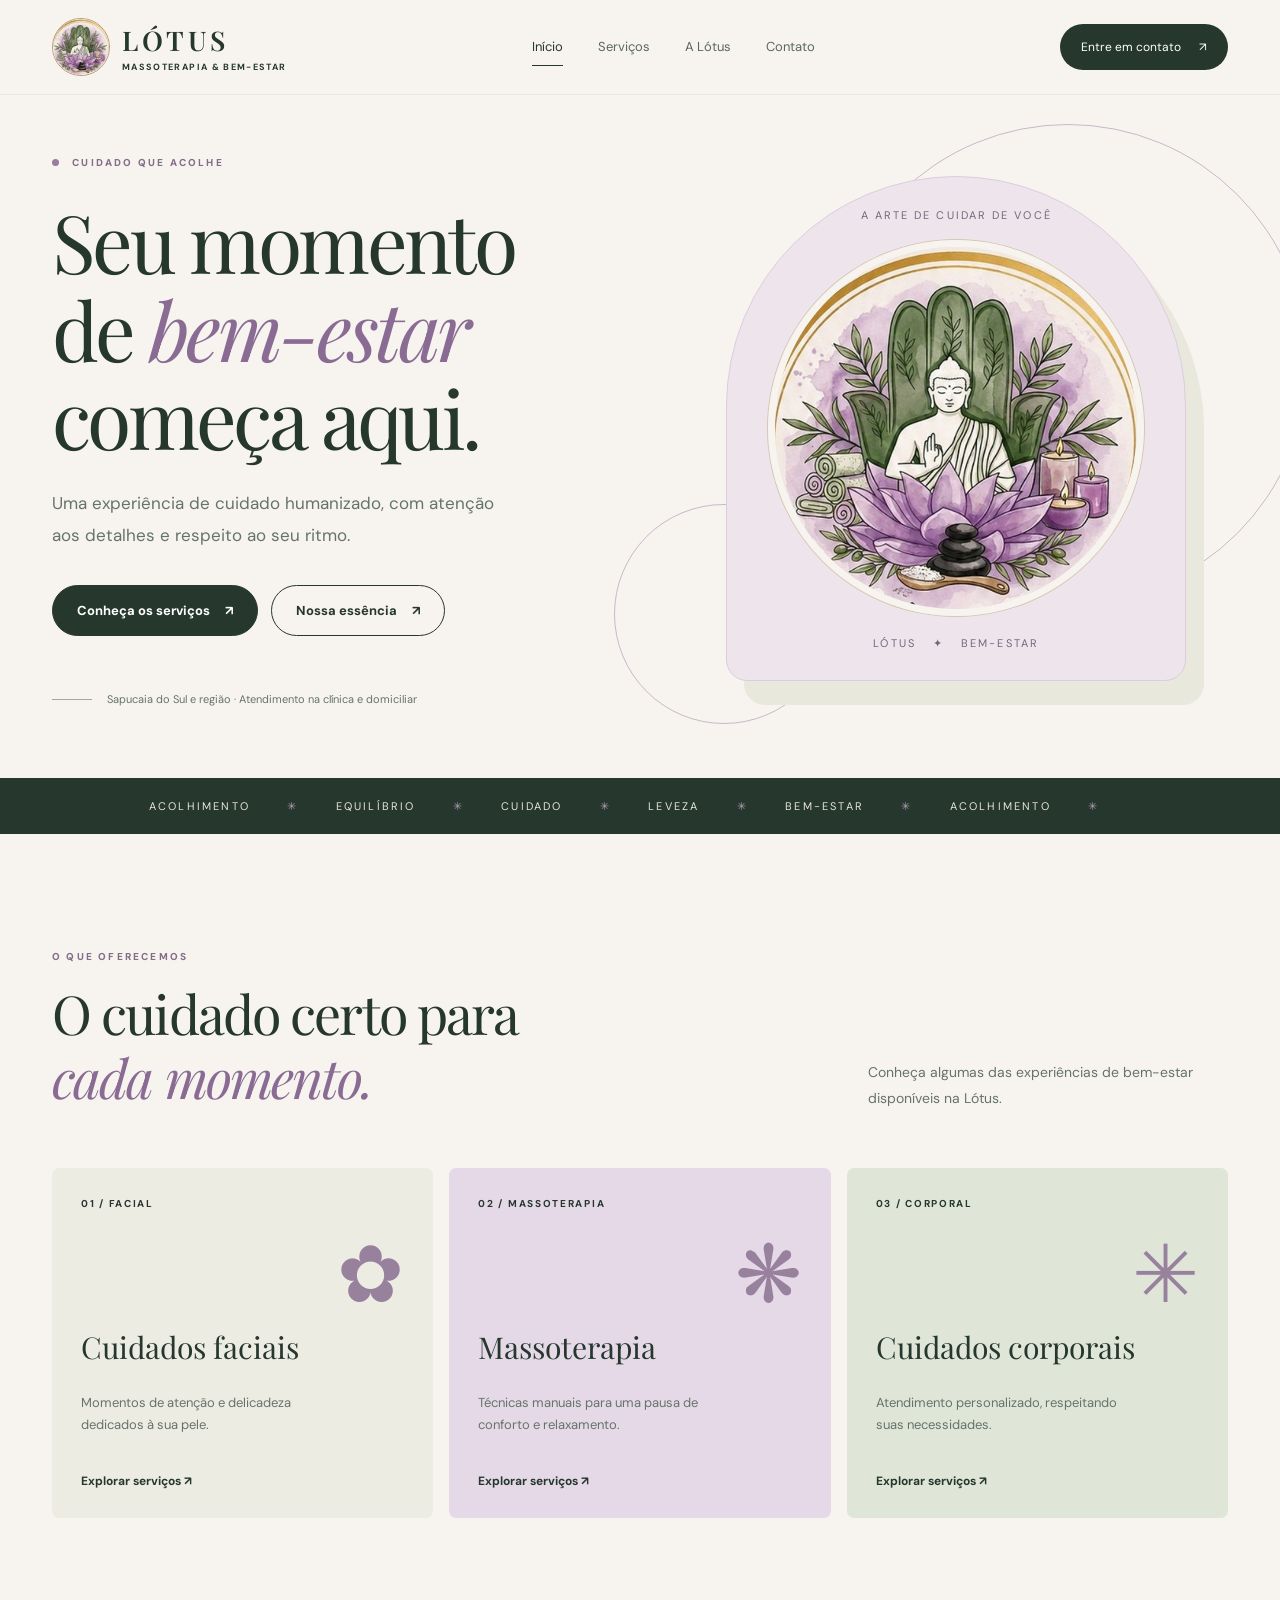
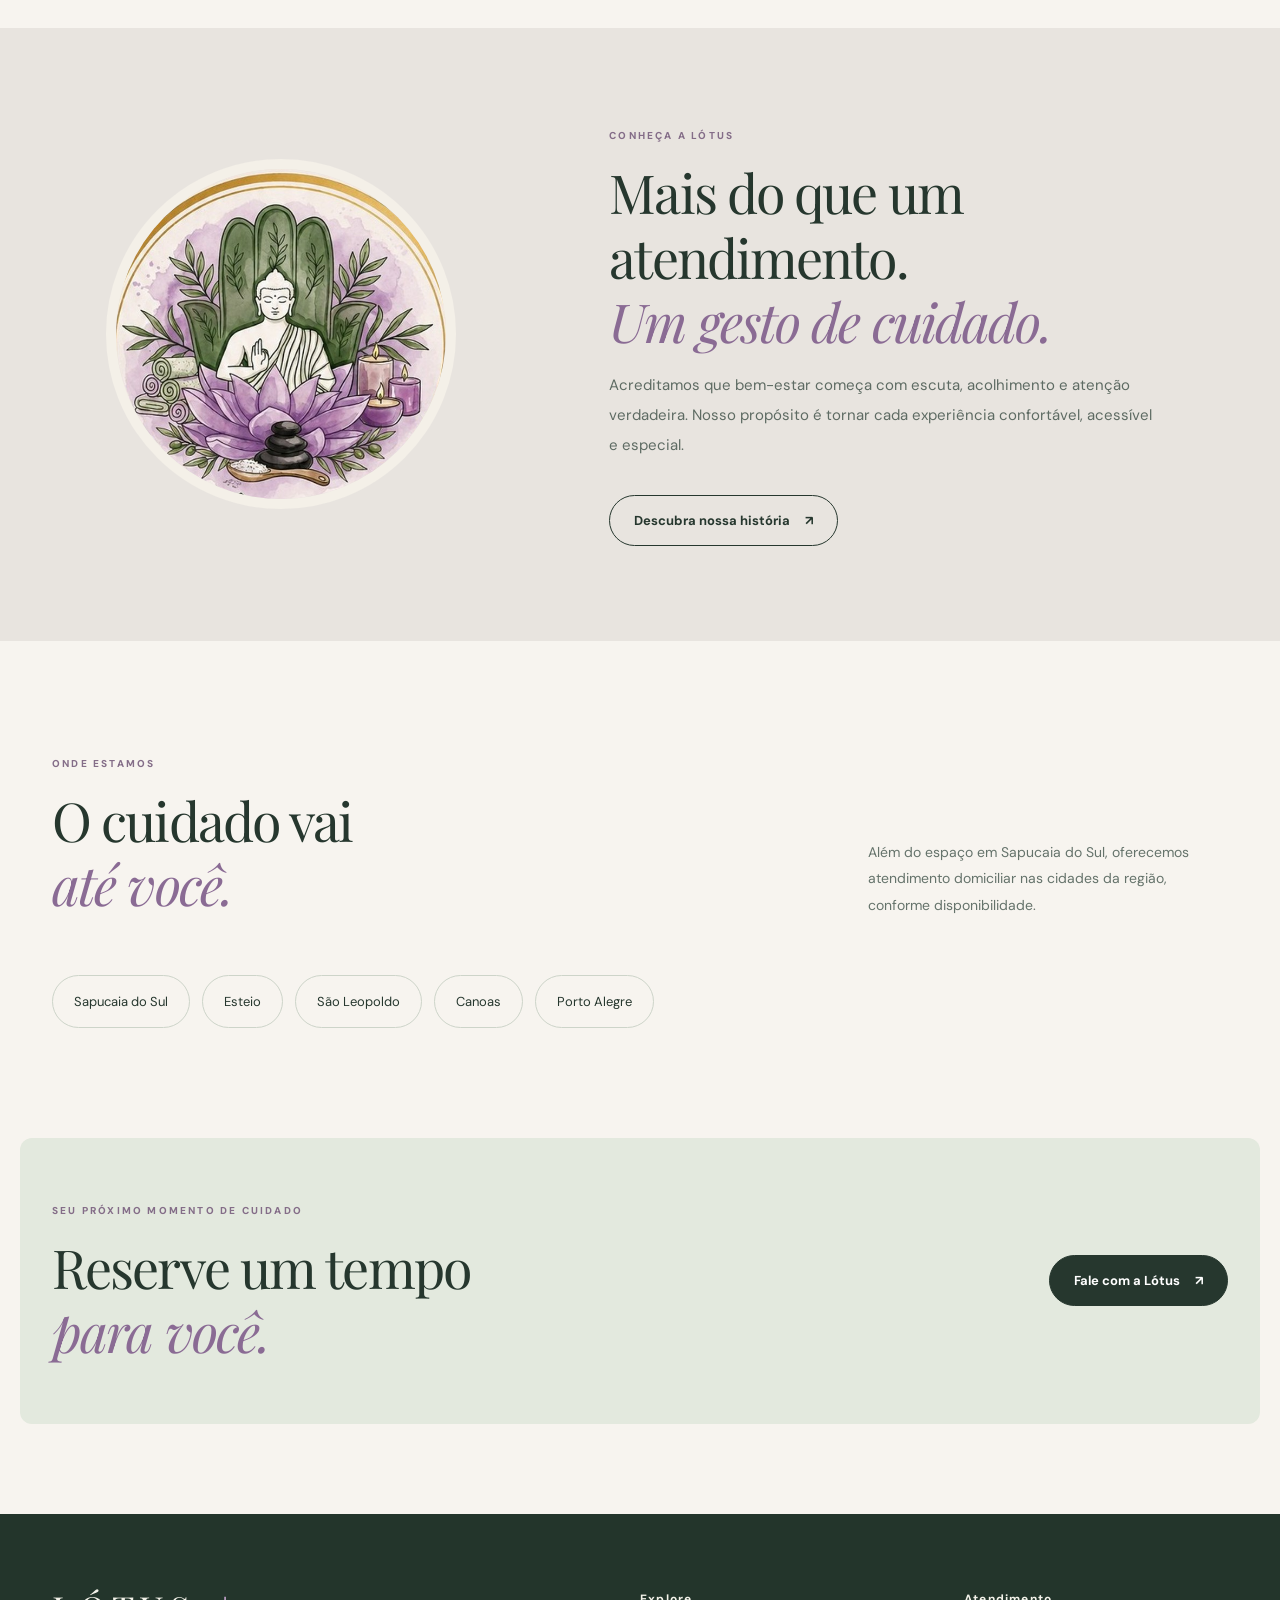
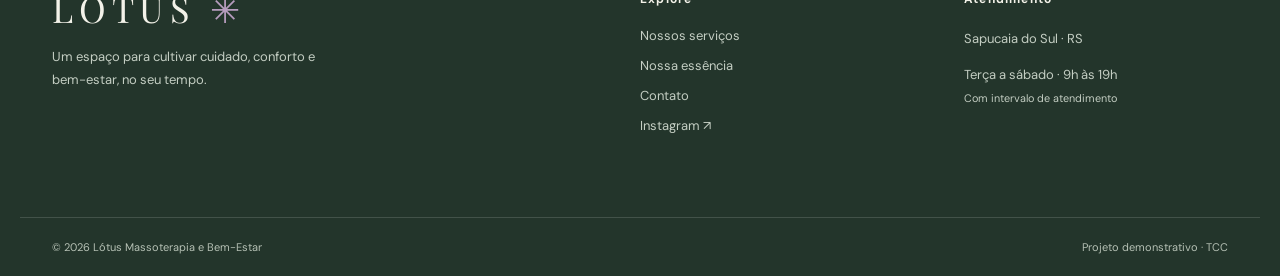
<file: index.html>
<!doctype html><html lang="pt-BR"><head><meta charset="utf-8"><meta name="viewport" content="width=device-width, initial-scale=1"><meta name="theme-color" content="#f7f4f0"><meta name="description" content="Lótus Massoterapia e Bem-Estar. Cuidados faciais, corporais e massoterapia em Sapucaia do Sul e região."><title>Início | Lótus Massoterapia e Bem-Estar</title><link rel="stylesheet" href="assets/style.css"></head><body data-page="index"><header class="header"><div class="shell head"><a class="brand" href="index.html" aria-label="Lótus, página inicial"><span class="brand-icon"><img src="assets/logo.jpg" alt="Símbolo da Lótus"></span><span class="brand-text"><strong>LÓTUS</strong><small>MASSOTERAPIA & BEM-ESTAR</small></span></a><nav class="nav" id="site-navigation" aria-label="Navegação principal"><a href="index.html" data-page="index">Início</a><a href="servicos.html" data-page="servicos">Serviços</a><a href="sobre.html" data-page="sobre">A Lótus</a><a href="contato.html" data-page="contato">Contato</a></nav><a class="head-cta" href="contato.html">Entre em contato <span>↗</span></a><button class="menu-toggle" type="button" aria-controls="site-navigation" aria-label="Abrir menu" aria-expanded="false">☰</button></div></header><main><section class="hero"><div class="shell hero-grid"><div class="hero-copy"><span class="eyebrow"><span class="tiny-dot"></span> CUIDADO QUE ACOLHE</span><h1>Seu momento<br>de <em>bem-estar</em><br>começa aqui.</h1><p>Uma experiência de cuidado humanizado, com atenção aos detalhes e respeito ao seu ritmo.</p><div class="actions"><a class="btn btn-main" href="servicos.html">Conheça os serviços <span>↗</span></a><a class="btn btn-outline" href="sobre.html">Nossa essência <span>↗</span></a></div><div class="hero-note"><span class="note-line"></span> Sapucaia do Sul e região · Atendimento na clínica e domiciliar</div></div><div class="hero-art"><div class="hero-art-inner"><span class="art-label">A arte de cuidar de você</span><img src="assets/logo.jpg" alt="Ilustração original da marca Lótus com flor, folhas e elementos de bem-estar"><span class="art-bottom">LÓTUS <i>✦</i> BEM-ESTAR</span></div><span class="orbit orbit-a"></span><span class="orbit orbit-b"></span></div></div></section><section class="marquee" aria-label="Valores"><div>ACOLHIMENTO <span>✳</span> EQUILÍBRIO <span>✳</span> CUIDADO <span>✳</span> LEVEZA <span>✳</span> BEM-ESTAR <span>✳</span> ACOLHIMENTO <span>✳</span></div></section><section class="section shell"><div class="section-heading"><div><span class="eyebrow">O QUE OFERECEMOS</span><h2>O cuidado certo para<br><em>cada momento.</em></h2></div><p>Conheça algumas das experiências de bem-estar disponíveis na Lótus.</p></div><div class="feature-grid"><a href="servicos.html" class="feature-card"><span class="feature-num">01 / FACIAL</span><div class="feature-symbol">✿</div><h3>Cuidados faciais</h3><p>Momentos de atenção e delicadeza dedicados à sua pele.</p><span class="feature-link">Explorar serviços ↗</span></a><a href="servicos.html" class="feature-card featured"><span class="feature-num">02 / MASSOTERAPIA</span><div class="feature-symbol">❋</div><h3>Massoterapia</h3><p>Técnicas manuais para uma pausa de conforto e relaxamento.</p><span class="feature-link">Explorar serviços ↗</span></a><a href="servicos.html" class="feature-card"><span class="feature-num">03 / CORPORAL</span><div class="feature-symbol">✳</div><h3>Cuidados corporais</h3><p>Atendimento personalizado, respeitando suas necessidades.</p><span class="feature-link">Explorar serviços ↗</span></a></div></section><section class="statement"><div class="shell statement-grid"><div class="statement-medallion"><img src="assets/logo.jpg" alt="Identidade visual Lótus"></div><div><span class="eyebrow">CONHEÇA A LÓTUS</span><h2>Mais do que um atendimento.<br><em>Um gesto de cuidado.</em></h2><p>Acreditamos que bem-estar começa com escuta, acolhimento e atenção verdadeira. Nosso propósito é tornar cada experiência confortável, acessível e especial.</p><a class="btn btn-outline" href="sobre.html">Descubra nossa história <span>↗</span></a></div></div></section><section class="section shell"><div class="section-heading"><div><span class="eyebrow">ONDE ESTAMOS</span><h2>O cuidado vai<br><em>até você.</em></h2></div><p>Além do espaço em Sapucaia do Sul, oferecemos atendimento domiciliar nas cidades da região, conforme disponibilidade.</p></div><div class="city-row"><span>Sapucaia do Sul</span><span>Esteio</span><span>São Leopoldo</span><span>Canoas</span><span>Porto Alegre</span></div></section><section class="cta-section shell"><div><span class="eyebrow">SEU PRÓXIMO MOMENTO DE CUIDADO</span><h2>Reserve um tempo<br><em>para você.</em></h2></div><a class="btn btn-main" href="contato.html">Fale com a Lótus <span>↗</span></a></section></main><footer class="footer"><div class="shell foot-grid"><div><div class="foot-logo">LÓTUS <span>✳</span></div><p>Um espaço para cultivar cuidado, conforto e bem-estar, no seu tempo.</p></div><div><strong>Explore</strong><a href="servicos.html">Nossos serviços</a><a href="sobre.html">Nossa essência</a><a href="contato.html">Contato</a><a class="footer-social" href="https://www.instagram.com/lotus_massoterapia__/" target="_blank" rel="noopener noreferrer" aria-label="Instagram oficial da Lótus, abrir em nova aba">Instagram ↗</a></div><div><strong>Atendimento</strong><p>Sapucaia do Sul · RS</p><p>Terça a sábado · 9h às 19h<br><small>Com intervalo de atendimento</small></p></div></div><div class="shell foot-bottom"><span>© 2026 Lótus Massoterapia e Bem-Estar</span><span>Projeto demonstrativo · TCC</span></div></footer><script src="assets/script.js"></script></body></html>
</file>
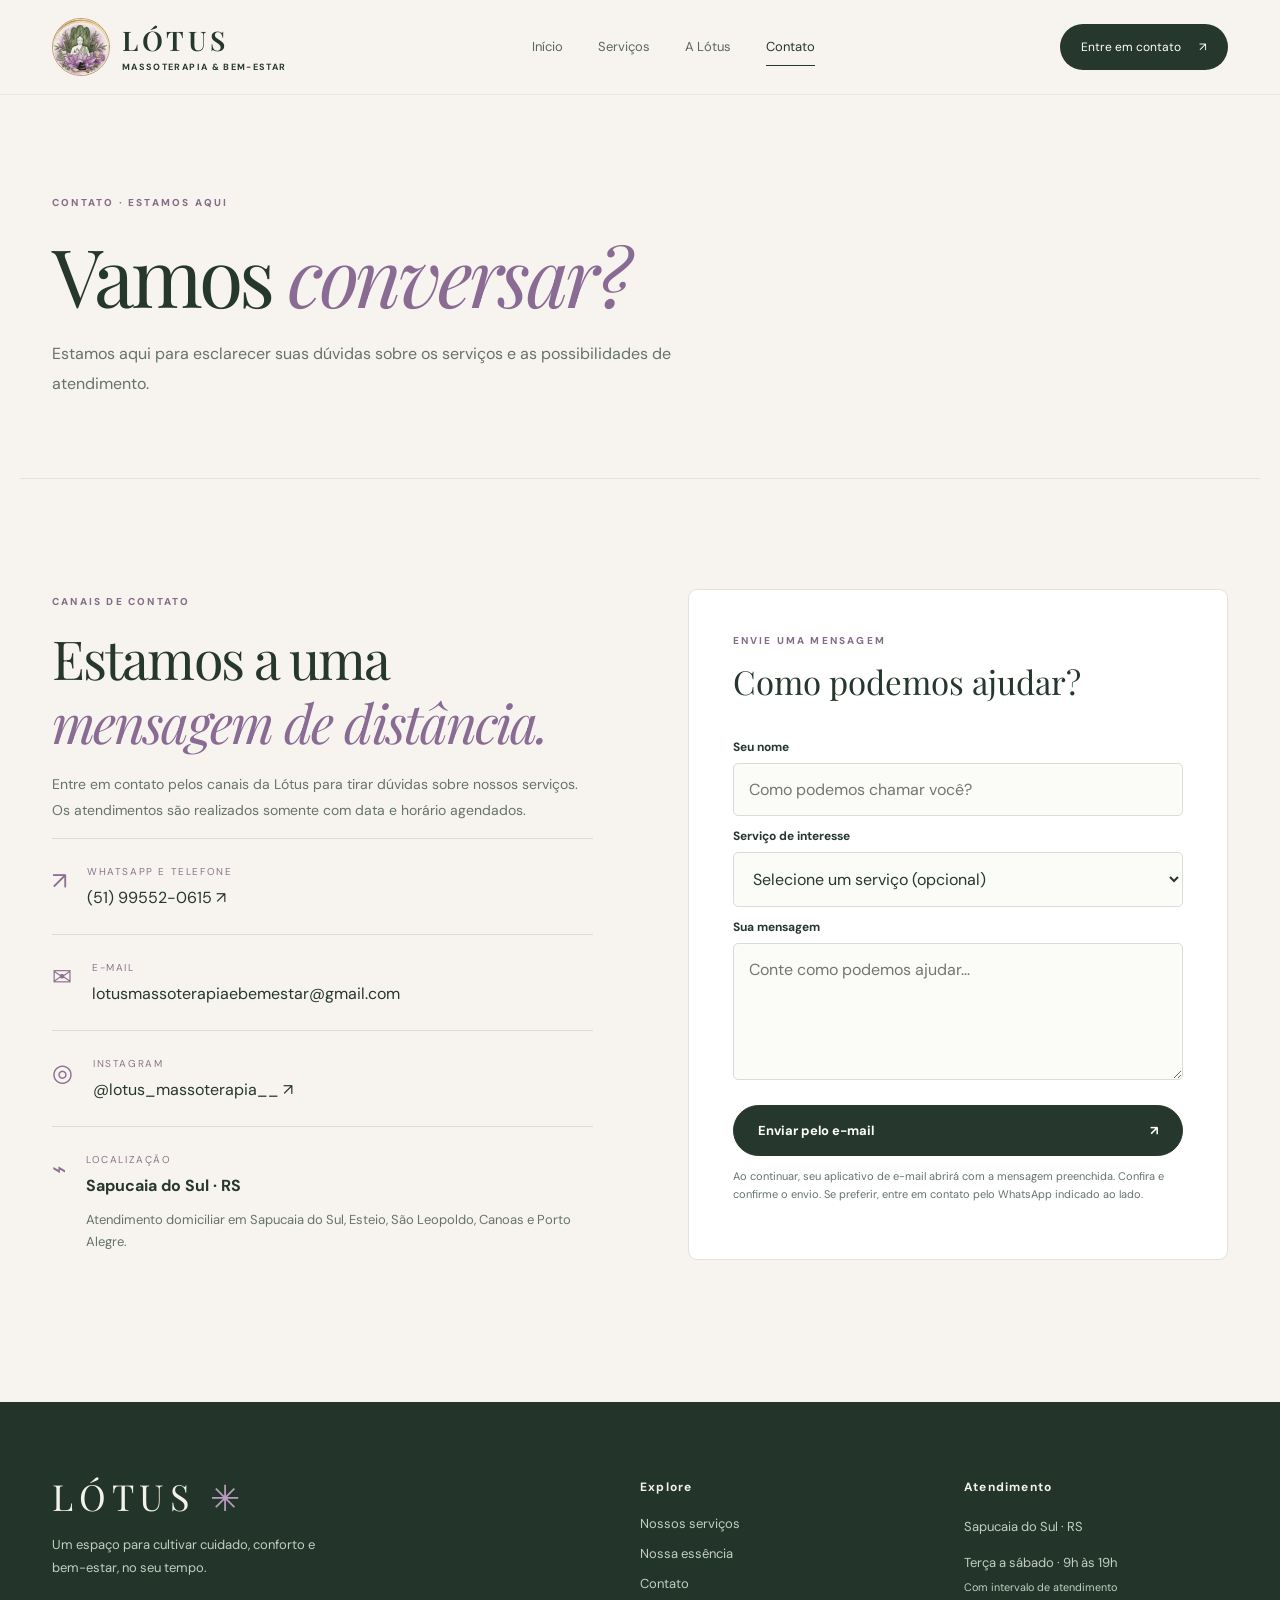
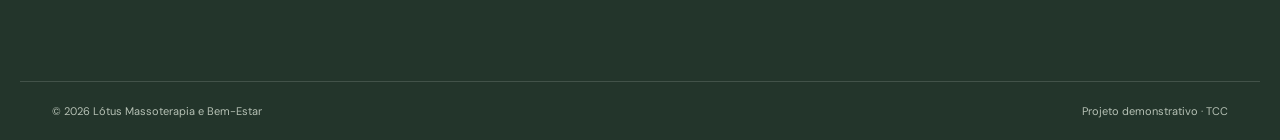
<file: contato.html>
<!doctype html>
<html lang="pt-BR">
<head>
  <meta charset="utf-8">
  <meta name="viewport" content="width=device-width, initial-scale=1">
  <meta name="theme-color" content="#f7f4f0">
  <meta name="description" content="Lótus Massoterapia e Bem-Estar. Cuidados faciais, corporais e massoterapia em Sapucaia do Sul e região.">
  <title>Contato | Lótus Massoterapia e Bem-Estar</title>
  <link rel="stylesheet" href="assets/style.css">
</head>
<body data-page="contato">
  <header class="header">
    <div class="shell head">
      <a class="brand" href="index.html" aria-label="Lótus, página inicial">
        <span class="brand-icon">
          <img src="assets/logo.jpg" alt="Símbolo da Lótus">
        </span>
        <span class="brand-text">
          <strong>LÓTUS</strong>
          <small>MASSOTERAPIA & BEM-ESTAR</small>
        </span>
      </a>
      <nav class="nav" id="site-navigation" aria-label="Navegação principal">
        <a href="index.html" data-page="index">Início</a>
        <a href="servicos.html" data-page="servicos">Serviços</a>
        <a href="sobre.html" data-page="sobre">A Lótus</a>
        <a href="contato.html" data-page="contato">Contato</a>
      </nav>
      <a class="head-cta" href="contato.html">Entre em contato <span>↗</span></a>
      <button class="menu-toggle" type="button" aria-controls="site-navigation" aria-label="Abrir menu" aria-expanded="false">☰</button>
    </div>
  </header>

  <main>
    <section class="page-intro shell">
      <span class="eyebrow">CONTATO · ESTAMOS AQUI</span>
      <h1>Vamos <em>conversar?</em></h1>
      <p>Estamos aqui para esclarecer suas dúvidas sobre os serviços e as possibilidades de atendimento.</p>
    </section>

    <section class="section shell contact-grid">
      <div class="contact-info">
        <span class="eyebrow">CANAIS DE CONTATO</span>
        <h2>Estamos a uma<br><em>mensagem de distância.</em></h2>
        <p>Entre em contato pelos canais da Lótus para tirar dúvidas sobre nossos serviços. Os atendimentos são realizados somente com data e horário agendados.</p>

        <div class="contact-line">
          <span>↗</span>
          <div>
            <small>WHATSAPP E TELEFONE</small>
            <a href="https://wa.me/5551995520615" target="_blank" rel="noopener noreferrer" aria-label="Conversar com a Lótus pelo WhatsApp: (51) 99552-0615">(51) 99552-0615 ↗</a>
          </div>
        </div>

        <div class="contact-line">
          <span>✉</span>
          <div>
            <small>E-MAIL</small>
            <a href="mailto:lotusmassoterapiaebemestar@gmail.com">lotusmassoterapiaebemestar@gmail.com</a>
          </div>
        </div>

       
<div class="contact-line">
  <span>◎</span>
  <div>
    <small>INSTAGRAM</small>
    <a href="https://www.instagram.com/lotus_massoterapia__/" target="_blank" rel="noopener noreferrer" aria-label="Visitar o Instagram da Lótus">
      @lotus_massoterapia__ ↗
    </a>
  </div>
</div>


        <div class="contact-line">
          <span>⌁</span>
          <div>
            <small>LOCALIZAÇÃO</small>
            <strong>Sapucaia do Sul · RS</strong>
            <p>Atendimento domiciliar em Sapucaia do Sul, Esteio, São Leopoldo, Canoas e Porto Alegre.</p>
          </div>
        </div>
      </div>

      <form class="contact-form" id="contactForm">
        <span class="eyebrow">ENVIE UMA MENSAGEM</span>
        <h3>Como podemos ajudar?</h3>

        <label for="nome">Seu nome</label>
        <input id="nome" name="nome" required placeholder="Como podemos chamar você?">

        <label for="servico">Serviço de interesse</label>
        <select id="servico" name="servico">
          <option value="">Selecione um serviço (opcional)</option>
          <option>Limpeza de pele</option>
          <option>Argiloterapia</option>
          <option>Massagem facial</option>
          <option>Drenagem linfática</option>
          <option>Massagem modeladora</option>
          <option>Massagem relaxante</option>
          <option>Quick massage</option>
          <option>Bambuterapia</option>
          <option>Ventosaterapia</option>
          <option>Cuidados estéticos complementares no pós-operatório</option>
          <option>Massagem terapêutica</option>
        </select>

        <label for="mensagem">Sua mensagem</label>
        <textarea id="mensagem" name="mensagem" required rows="5" placeholder="Conte como podemos ajudar..."></textarea>

        <button type="submit" class="btn btn-main">
          Enviar pelo e-mail <span>↗</span>
        </button>

        <p class="form-note">Ao continuar, seu aplicativo de e-mail abrirá com a mensagem preenchida. Confira e confirme o envio. Se preferir, entre em contato pelo WhatsApp indicado ao lado.</p>
      </form>
    </section>
  </main>

  <footer class="footer">
    <div class="shell foot-grid">
      <div>
        <div class="foot-logo">LÓTUS <span>✳</span></div>
        <p>Um espaço para cultivar cuidado, conforto e bem-estar, no seu tempo.</p>
      </div>

      <div>
        <strong>Explore</strong>
        <a href="servicos.html">Nossos serviços</a>
        <a href="sobre.html">Nossa essência</a>
        <a href="contato.html">Contato</a>
      </div>

      <div>
        <strong>Atendimento</strong>
        <p>Sapucaia do Sul · RS</p>
        <p>Terça a sábado · 9h às 19h<br><small>Com intervalo de atendimento</small></p>
      </div>
    </div>

    <div class="shell foot-bottom">
      <span>© 2026 Lótus Massoterapia e Bem-Estar</span>
      <span>Projeto demonstrativo · TCC</span>
    </div>
  </footer>

  <script src="assets/script.js"></script>
</body>
</html>
</file>
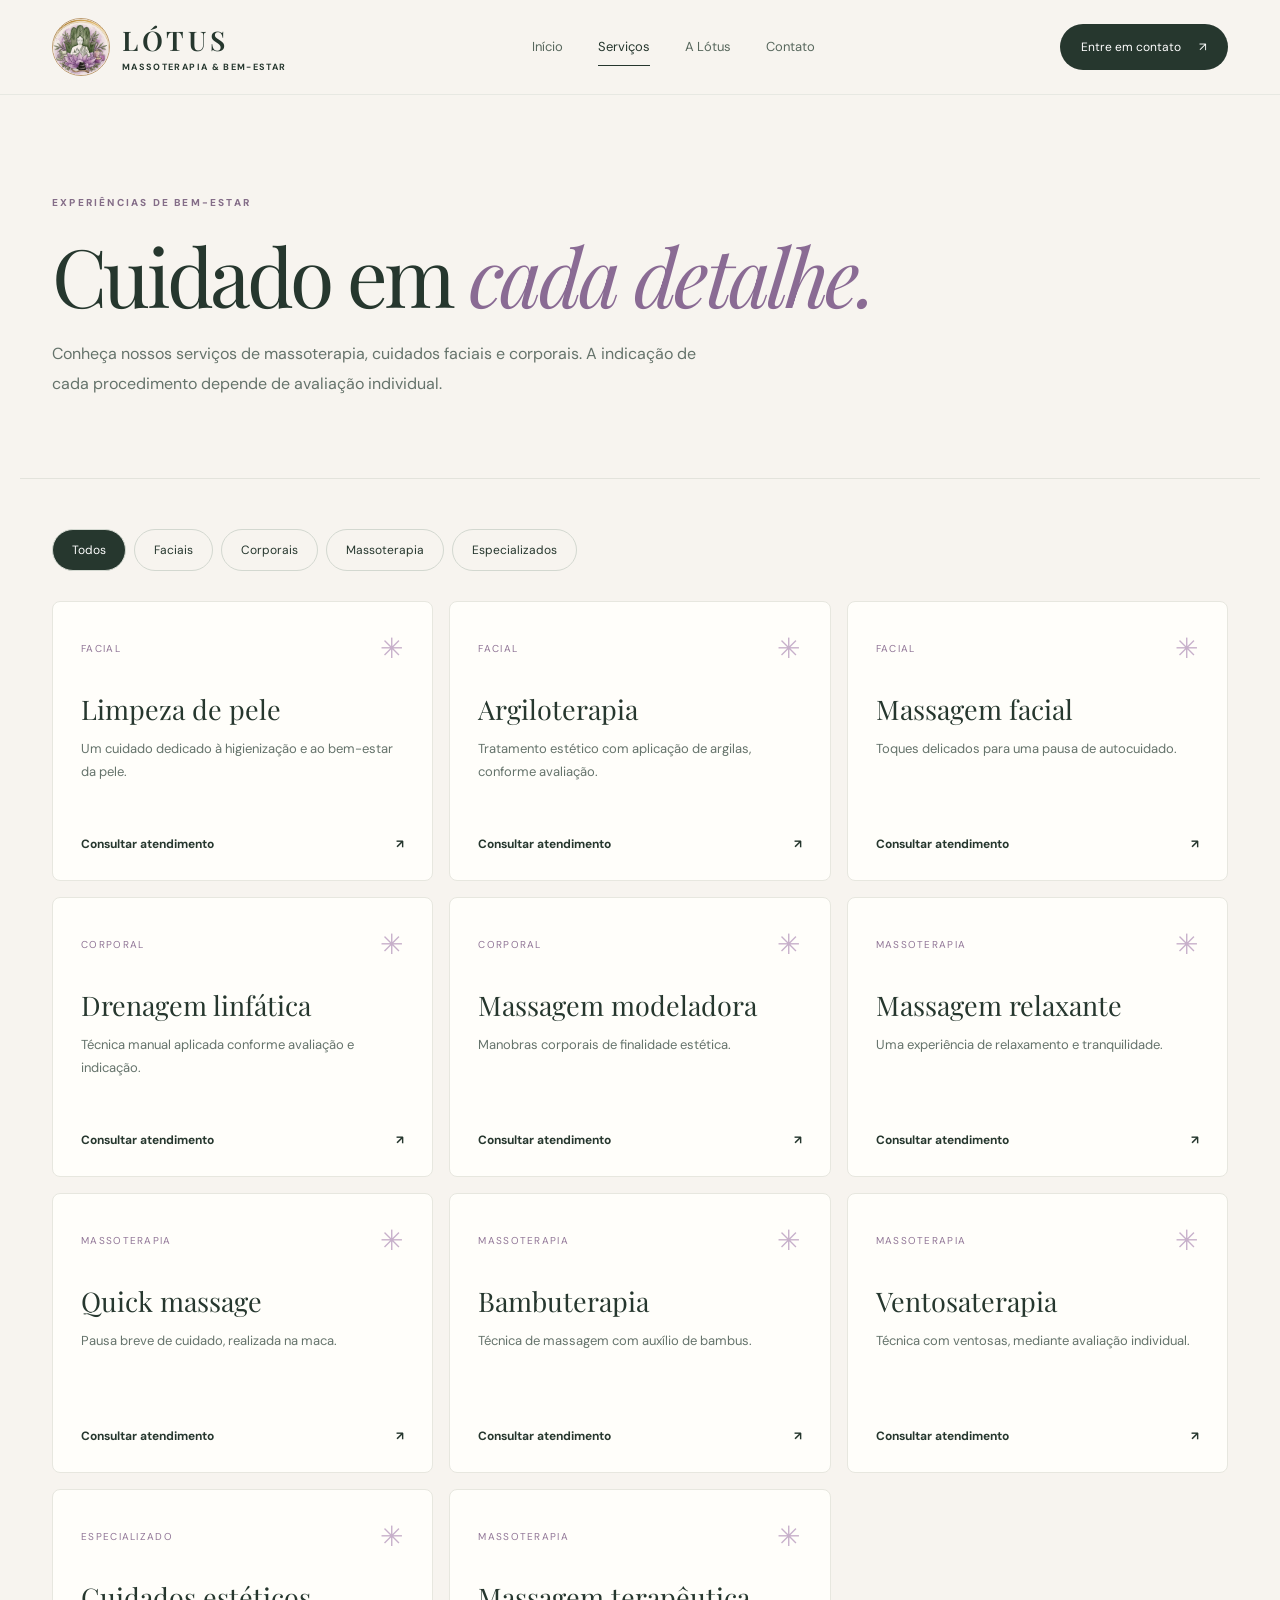
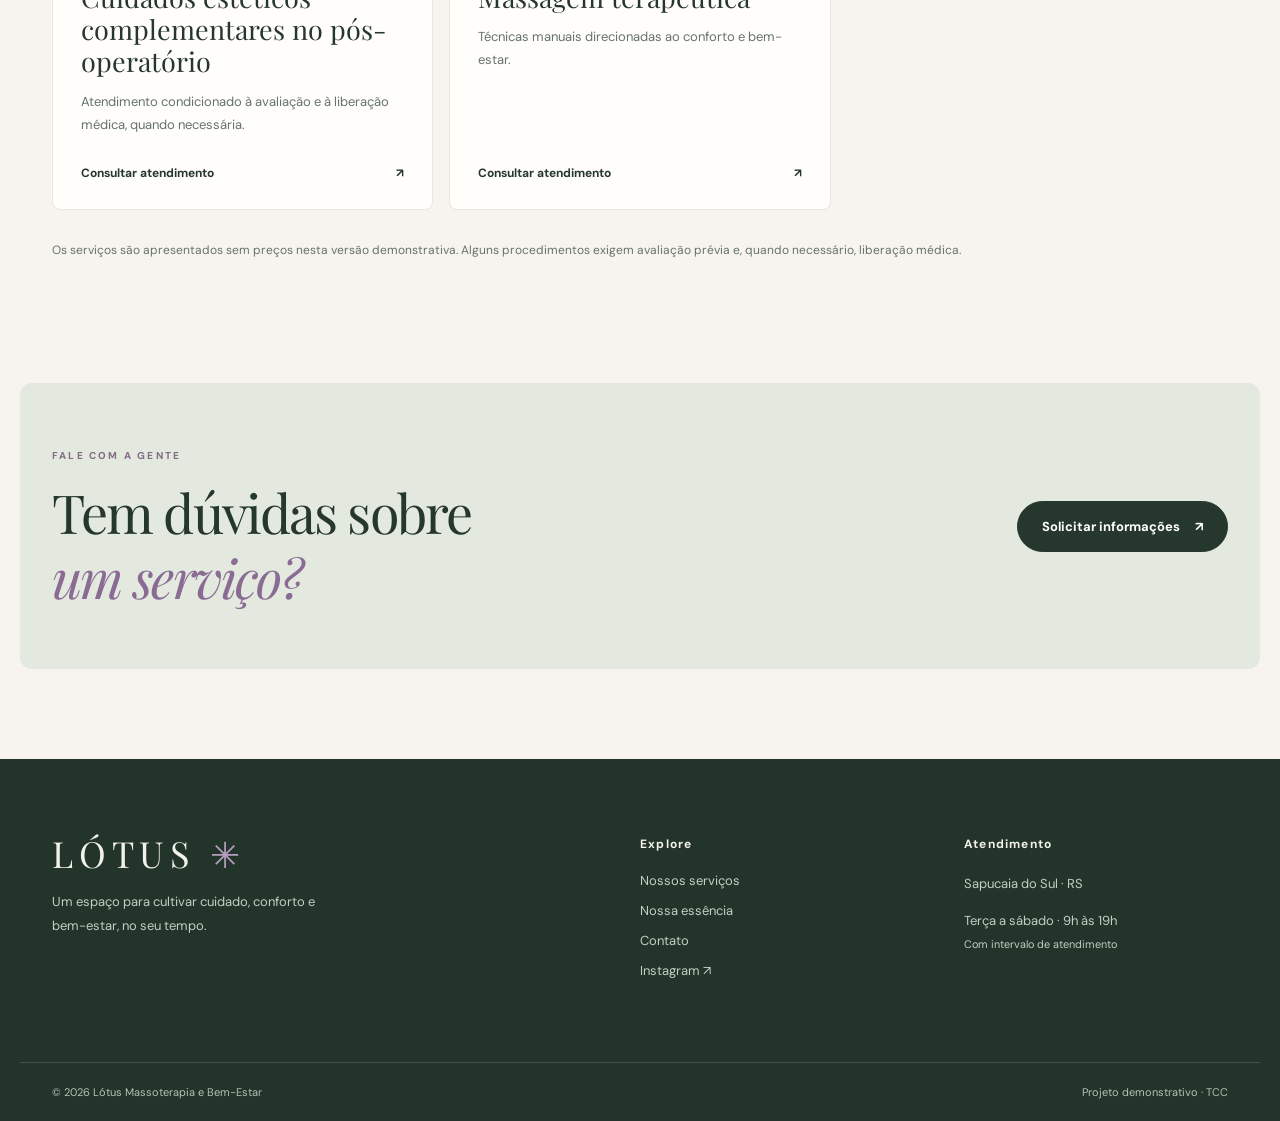
<file: servicos.html>
<!doctype html><html lang="pt-BR"><head><meta charset="utf-8"><meta name="viewport" content="width=device-width, initial-scale=1"><meta name="theme-color" content="#f7f4f0"><meta name="description" content="Lótus Massoterapia e Bem-Estar. Cuidados faciais, corporais e massoterapia em Sapucaia do Sul e região."><title>Serviços | Lótus Massoterapia e Bem-Estar</title><link rel="stylesheet" href="assets/style.css"></head><body data-page="servicos"><header class="header"><div class="shell head"><a class="brand" href="index.html" aria-label="Lótus, página inicial"><span class="brand-icon"><img src="assets/logo.jpg" alt="Símbolo da Lótus"></span><span class="brand-text"><strong>LÓTUS</strong><small>MASSOTERAPIA & BEM-ESTAR</small></span></a><nav class="nav" id="site-navigation" aria-label="Navegação principal"><a href="index.html" data-page="index">Início</a><a href="servicos.html" data-page="servicos">Serviços</a><a href="sobre.html" data-page="sobre">A Lótus</a><a href="contato.html" data-page="contato">Contato</a></nav><a class="head-cta" href="contato.html">Entre em contato <span>↗</span></a><button class="menu-toggle" type="button" aria-controls="site-navigation" aria-label="Abrir menu" aria-expanded="false">☰</button></div></header><main><section class="page-intro shell"><span class="eyebrow">EXPERIÊNCIAS DE BEM-ESTAR</span><h1>Cuidado em <em>cada detalhe.</em></h1><p>Conheça nossos serviços de massoterapia, cuidados faciais e corporais. A indicação de cada procedimento depende de avaliação individual.</p></section><section class="shell section service-section"><div class="filters" role="group" aria-label="Filtrar serviços"><button class="filter active" data-filter="Todos">Todos</button><button class="filter" data-filter="Facial">Faciais</button><button class="filter" data-filter="Corporal">Corporais</button><button class="filter" data-filter="Massoterapia">Massoterapia</button><button class="filter" data-filter="Especializado">Especializados</button></div><div class="services-grid"><article class="service-card" data-category="Facial"><div class="service-top"><span>Facial</span><span class="service-star">✳</span></div><h3>Limpeza de pele</h3><p>Um cuidado dedicado à higienização e ao bem-estar da pele.</p><a href="contato.html?servico=Limpeza%20de%20pele">Consultar atendimento <span>↗</span></a></article><article class="service-card" data-category="Facial"><div class="service-top"><span>Facial</span><span class="service-star">✳</span></div><h3>Argiloterapia</h3><p>Tratamento estético com aplicação de argilas, conforme avaliação.</p><a href="contato.html?servico=Argiloterapia">Consultar atendimento <span>↗</span></a></article><article class="service-card" data-category="Facial"><div class="service-top"><span>Facial</span><span class="service-star">✳</span></div><h3>Massagem facial</h3><p>Toques delicados para uma pausa de autocuidado.</p><a href="contato.html?servico=Massagem%20facial">Consultar atendimento <span>↗</span></a></article><article class="service-card" data-category="Corporal"><div class="service-top"><span>Corporal</span><span class="service-star">✳</span></div><h3>Drenagem linfática</h3><p>Técnica manual aplicada conforme avaliação e indicação.</p><a href="contato.html?servico=Drenagem%20linfática">Consultar atendimento <span>↗</span></a></article><article class="service-card" data-category="Corporal"><div class="service-top"><span>Corporal</span><span class="service-star">✳</span></div><h3>Massagem modeladora</h3><p>Manobras corporais de finalidade estética.</p><a href="contato.html?servico=Massagem%20modeladora">Consultar atendimento <span>↗</span></a></article><article class="service-card" data-category="Massoterapia"><div class="service-top"><span>Massoterapia</span><span class="service-star">✳</span></div><h3>Massagem relaxante</h3><p>Uma experiência de relaxamento e tranquilidade.</p><a href="contato.html?servico=Massagem%20relaxante">Consultar atendimento <span>↗</span></a></article><article class="service-card" data-category="Massoterapia"><div class="service-top"><span>Massoterapia</span><span class="service-star">✳</span></div><h3>Quick massage</h3><p>Pausa breve de cuidado, realizada na maca.</p><a href="contato.html?servico=Quick%20massage">Consultar atendimento <span>↗</span></a></article><article class="service-card" data-category="Massoterapia"><div class="service-top"><span>Massoterapia</span><span class="service-star">✳</span></div><h3>Bambuterapia</h3><p>Técnica de massagem com auxílio de bambus.</p><a href="contato.html?servico=Bambuterapia">Consultar atendimento <span>↗</span></a></article><article class="service-card" data-category="Massoterapia"><div class="service-top"><span>Massoterapia</span><span class="service-star">✳</span></div><h3>Ventosaterapia</h3><p>Técnica com ventosas, mediante avaliação individual.</p><a href="contato.html?servico=Ventosaterapia">Consultar atendimento <span>↗</span></a></article><article class="service-card" data-category="Especializado"><div class="service-top"><span>Especializado</span><span class="service-star">✳</span></div><h3>Cuidados estéticos complementares no pós-operatório</h3><p>Atendimento condicionado à avaliação e à liberação médica, quando necessária.</p><a href="contato.html?servico=Cuidados%20estéticos%20complementares%20no%20pós-operatório">Consultar atendimento <span>↗</span></a></article><article class="service-card" data-category="Massoterapia"><div class="service-top"><span>Massoterapia</span><span class="service-star">✳</span></div><h3>Massagem terapêutica</h3><p>Técnicas manuais direcionadas ao conforto e bem-estar.</p><a href="contato.html?servico=Massagem%20terapêutica">Consultar atendimento <span>↗</span></a></article></div><p class="service-disclaimer">Os serviços são apresentados sem preços nesta versão demonstrativa. Alguns procedimentos exigem avaliação prévia e, quando necessário, liberação médica.</p></section><section class="cta-section shell"><div><span class="eyebrow">FALE COM A GENTE</span><h2>Tem dúvidas sobre<br><em>um serviço?</em></h2></div><a class="btn btn-main" href="contato.html">Solicitar informações <span>↗</span></a></section></main><footer class="footer"><div class="shell foot-grid"><div><div class="foot-logo">LÓTUS <span>✳</span></div><p>Um espaço para cultivar cuidado, conforto e bem-estar, no seu tempo.</p></div><div><strong>Explore</strong><a href="servicos.html">Nossos serviços</a><a href="sobre.html">Nossa essência</a><a href="contato.html">Contato</a><a class="footer-social" href="https://www.instagram.com/lotus_massoterapia__/" target="_blank" rel="noopener noreferrer" aria-label="Instagram oficial da Lótus, abrir em nova aba">Instagram ↗</a></div><div><strong>Atendimento</strong><p>Sapucaia do Sul · RS</p><p>Terça a sábado · 9h às 19h<br><small>Com intervalo de atendimento</small></p></div></div><div class="shell foot-bottom"><span>© 2026 Lótus Massoterapia e Bem-Estar</span><span>Projeto demonstrativo · TCC</span></div></footer><script src="assets/script.js"></script></body></html>
</file>
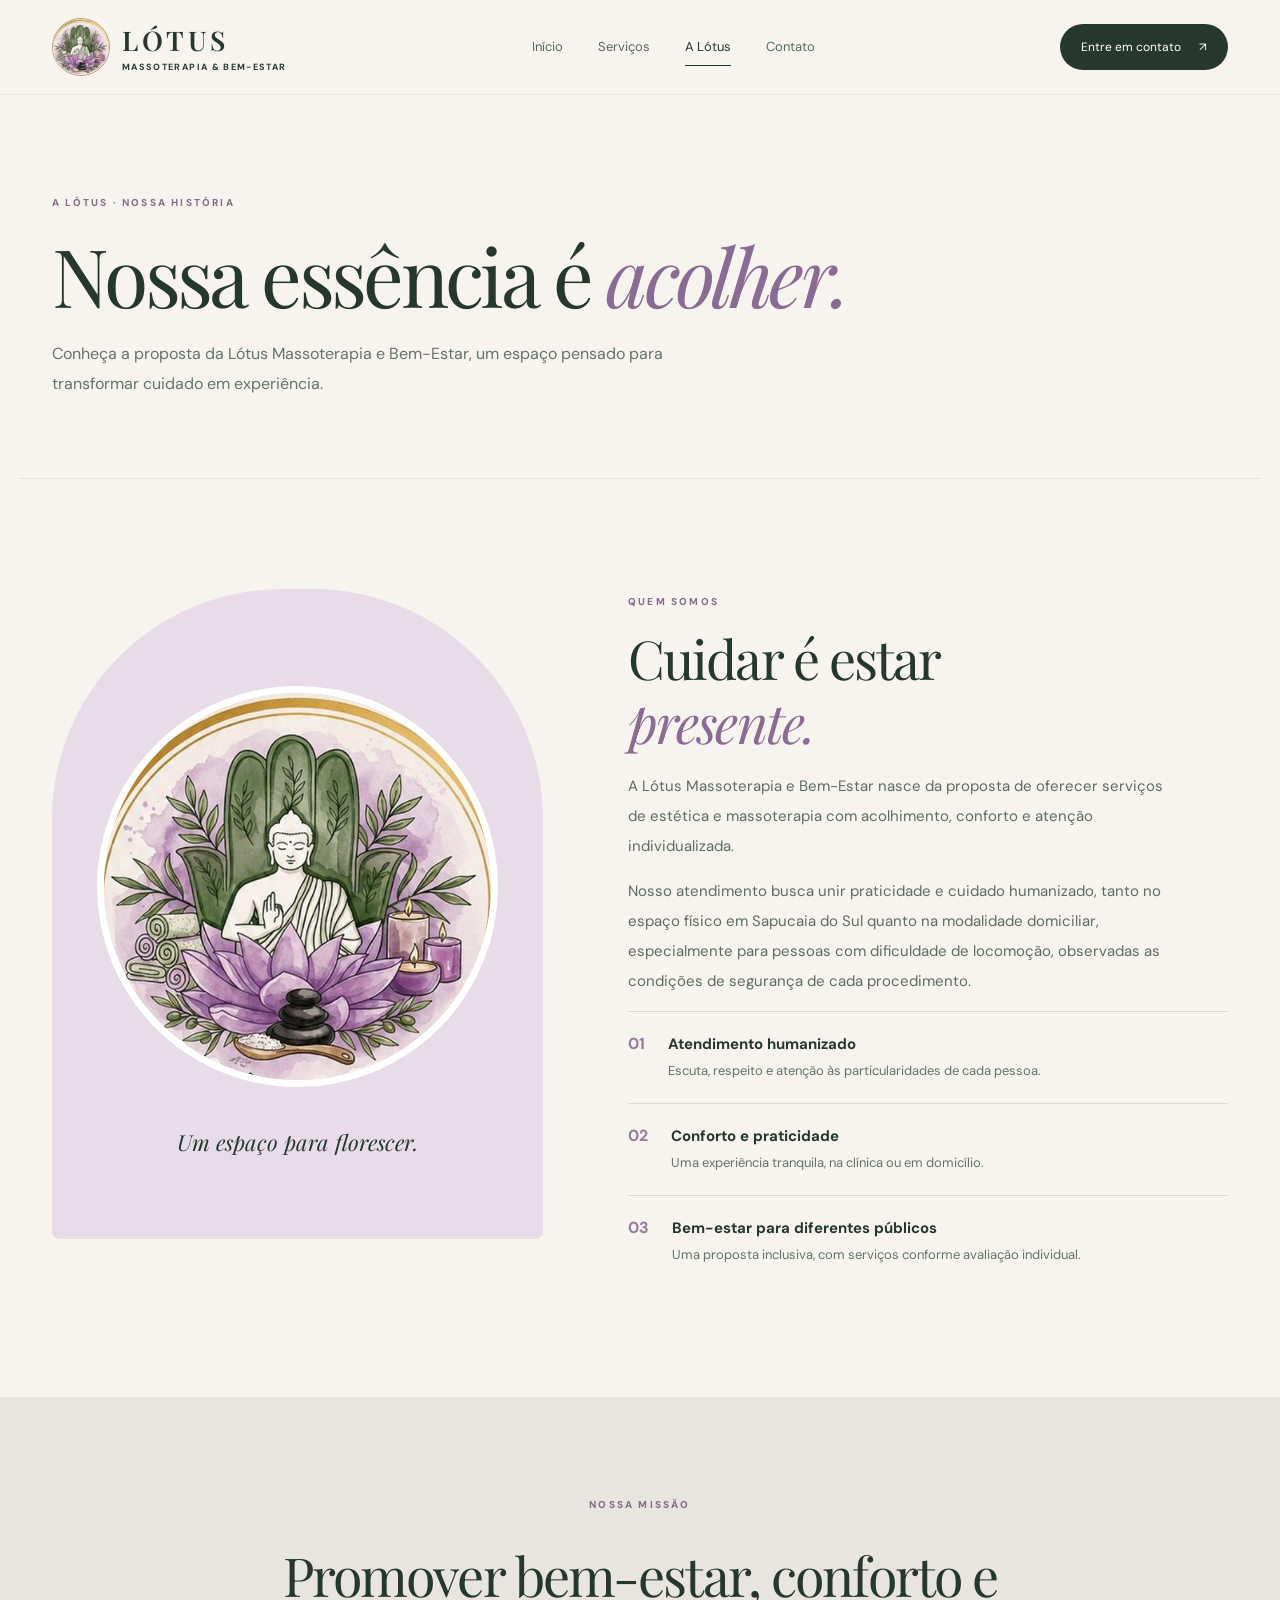
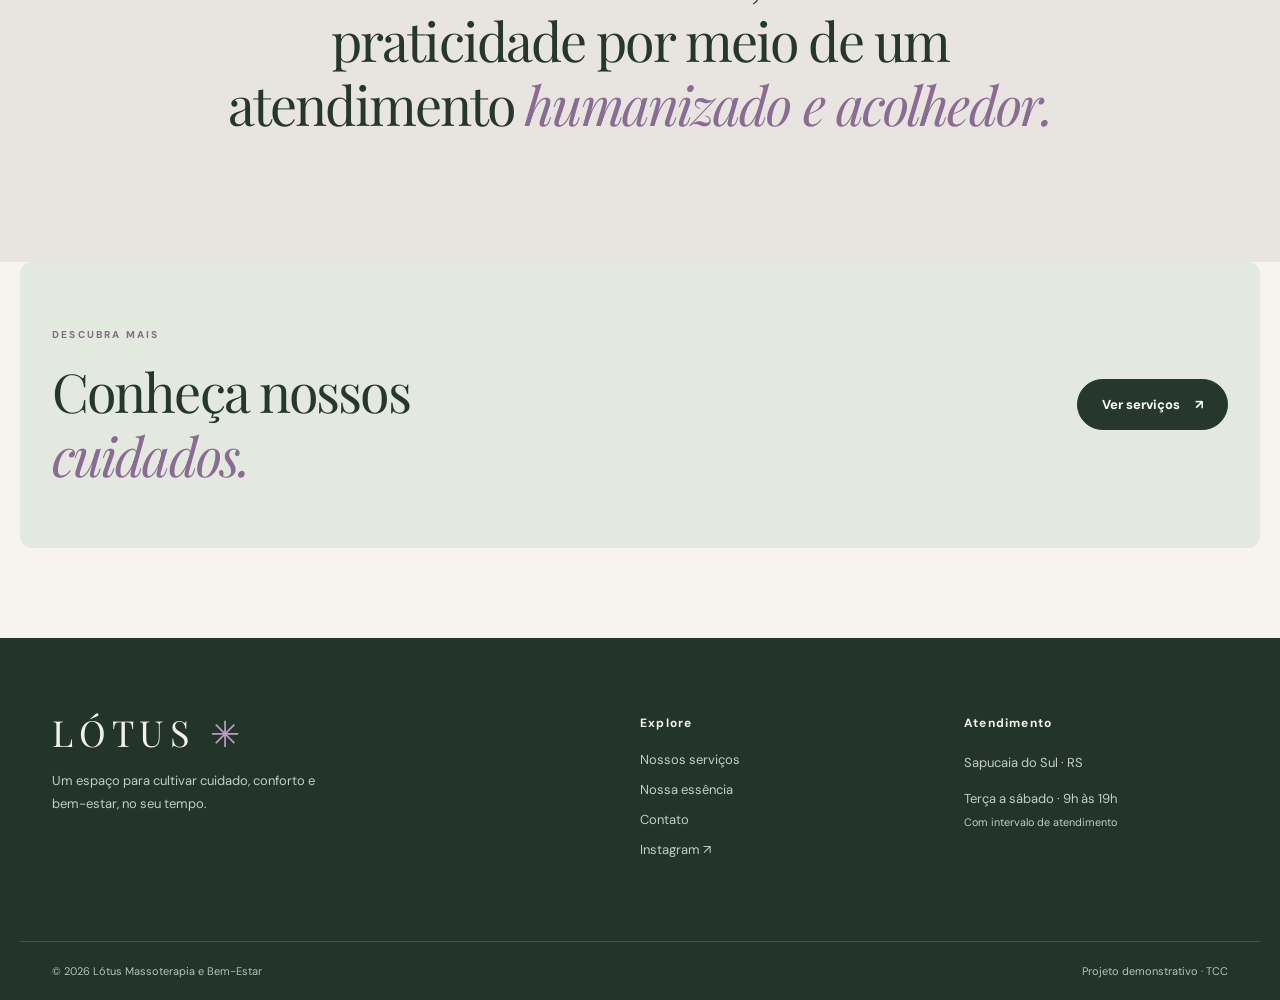
<file: sobre.html>
<!doctype html><html lang="pt-BR"><head><meta charset="utf-8"><meta name="viewport" content="width=device-width, initial-scale=1"><meta name="theme-color" content="#f7f4f0"><meta name="description" content="Lótus Massoterapia e Bem-Estar. Cuidados faciais, corporais e massoterapia em Sapucaia do Sul e região."><title>Sobre a Lótus | Lótus Massoterapia e Bem-Estar</title><link rel="stylesheet" href="assets/style.css"></head><body data-page="sobre"><header class="header"><div class="shell head"><a class="brand" href="index.html" aria-label="Lótus, página inicial"><span class="brand-icon"><img src="assets/logo.jpg" alt="Símbolo da Lótus"></span><span class="brand-text"><strong>LÓTUS</strong><small>MASSOTERAPIA & BEM-ESTAR</small></span></a><nav class="nav" id="site-navigation" aria-label="Navegação principal"><a href="index.html" data-page="index">Início</a><a href="servicos.html" data-page="servicos">Serviços</a><a href="sobre.html" data-page="sobre">A Lótus</a><a href="contato.html" data-page="contato">Contato</a></nav><a class="head-cta" href="contato.html">Entre em contato <span>↗</span></a><button class="menu-toggle" type="button" aria-controls="site-navigation" aria-label="Abrir menu" aria-expanded="false">☰</button></div></header><main><section class="page-intro shell"><span class="eyebrow">A LÓTUS · NOSSA HISTÓRIA</span><h1>Nossa essência é <em>acolher.</em></h1><p>Conheça a proposta da Lótus Massoterapia e Bem-Estar, um espaço pensado para transformar cuidado em experiência.</p></section><section class="section shell about-grid"><div class="about-visual"><img src="assets/logo.jpg" alt="Arte original da Lótus Massoterapia e Bem-Estar"><span>Um espaço para florescer.</span></div><div class="about-copy"><span class="eyebrow">QUEM SOMOS</span><h2>Cuidar é estar<br><em>presente.</em></h2><p>A Lótus Massoterapia e Bem-Estar nasce da proposta de oferecer serviços de estética e massoterapia com acolhimento, conforto e atenção individualizada.</p><p>Nosso atendimento busca unir praticidade e cuidado humanizado, tanto no espaço físico em Sapucaia do Sul quanto na modalidade domiciliar, especialmente para pessoas com dificuldade de locomoção, observadas as condições de segurança de cada procedimento.</p><div class="about-line"><strong>01</strong><div><b>Atendimento humanizado</b><p>Escuta, respeito e atenção às particularidades de cada pessoa.</p></div></div><div class="about-line"><strong>02</strong><div><b>Conforto e praticidade</b><p>Uma experiência tranquila, na clínica ou em domicílio.</p></div></div><div class="about-line"><strong>03</strong><div><b>Bem-estar para diferentes públicos</b><p>Uma proposta inclusiva, com serviços conforme avaliação individual.</p></div></div></div></section><section class="statement"><div class="shell quote"><span class="eyebrow">NOSSA MISSÃO</span><h2>Promover bem-estar, conforto e praticidade por meio de um atendimento <em>humanizado e acolhedor.</em></h2></div></section><section class="cta-section shell"><div><span class="eyebrow">DESCUBRA MAIS</span><h2>Conheça nossos<br><em>cuidados.</em></h2></div><a class="btn btn-main" href="servicos.html">Ver serviços <span>↗</span></a></section></main><footer class="footer"><div class="shell foot-grid"><div><div class="foot-logo">LÓTUS <span>✳</span></div><p>Um espaço para cultivar cuidado, conforto e bem-estar, no seu tempo.</p></div><div><strong>Explore</strong><a href="servicos.html">Nossos serviços</a><a href="sobre.html">Nossa essência</a><a href="contato.html">Contato</a><a class="footer-social" href="https://www.instagram.com/lotus_massoterapia__/" target="_blank" rel="noopener noreferrer" aria-label="Instagram oficial da Lótus, abrir em nova aba">Instagram ↗</a></div><div><strong>Atendimento</strong><p>Sapucaia do Sul · RS</p><p>Terça a sábado · 9h às 19h<br><small>Com intervalo de atendimento</small></p></div></div><div class="shell foot-bottom"><span>© 2026 Lótus Massoterapia e Bem-Estar</span><span>Projeto demonstrativo · TCC</span></div></footer><script src="assets/script.js"></script></body></html>
</file>
<file: assets/style.css>
@import url('https://fonts.googleapis.com/css2?family=DM+Sans:wght@400;500;600;700&family=Manrope:wght@400;500;600;700;800&family=Playfair+Display:ital,wght@0,400;0,500;0,600;1,400;1,500&display=swap');:root{--ink:#26372e;--muted:#65736b;--cream:#f7f4ef;--white:#fffefa;--purple:#8a6b94;--lav:#eae0ed;--sage:#dfe6d8;--line:#e3e3dc}*{box-sizing:border-box}html{scroll-behavior:smooth}body{margin:0;background:var(--cream);color:var(--ink);font-family:'DM Sans',Arial,sans-serif}a{color:inherit;text-decoration:none}button,input,textarea,select{font:inherit}button{cursor:pointer}.shell{max-width:1240px;margin:auto;padding-left:32px;padding-right:32px}.header{position:sticky;top:0;z-index:10;background:#f7f4efed;backdrop-filter:blur(18px);border-bottom:1px solid #d6dcd47a}.head{height:94px;display:flex;align-items:center;justify-content:space-between;gap:22px}.brand{display:flex;align-items:center;gap:12px}.brand-icon{width:58px;height:58px;border-radius:50%;overflow:hidden;border:1px solid #bd9c72;background:#fff}.brand-icon img{width:100%;height:100%;object-fit:cover}.brand-text{display:flex;flex-direction:column;gap:3px}.brand-text strong{font:600 27px 'Playfair Display',serif;letter-spacing:.13em}.brand-text small{font-size:9px;letter-spacing:.15em;font-weight:700}.nav{display:flex;gap:35px}.nav a{font-size:13px;color:#58685d;padding:10px 0;border-bottom:1px solid transparent}.nav a.active,.nav a:hover{color:var(--ink);border-color:var(--ink)}.head-cta{font-size:12px;background:var(--ink);color:white;border-radius:100px;padding:15px 21px}.head-cta span,.btn span{margin-left:15px}.menu-toggle{display:none;background:transparent;border:0;font-size:28px}.hero{overflow:hidden}.hero-grid{min-height:665px;display:grid;grid-template-columns:1fr .95fr;align-items:center;gap:60px;padding-top:55px;padding-bottom:70px}.eyebrow{font-size:10px;letter-spacing:.22em;font-weight:800;color:#846d88}.tiny-dot{display:inline-block;width:7px;height:7px;border-radius:50%;background:#9b7c9e;margin-right:9px}.hero h1,.page-intro h1{font:400 clamp(54px,6.3vw,91px)/1.09 'Playfair Display',Georgia,serif;letter-spacing:-.045em;margin:26px 0}.hero h1 em,.page-intro em,h2 em{font-weight:400;color:var(--purple)}.hero-copy>p{font-size:17px;line-height:1.9;color:var(--muted);max-width:450px}.actions{display:flex;gap:13px;flex-wrap:wrap;margin:34px 0}.btn{display:inline-flex;justify-content:space-between;align-items:center;border:1px solid var(--ink);border-radius:100px;padding:16px 24px;font-size:13px;font-weight:700;transition:transform .2s,background .2s}.btn:hover{transform:translateY(-3px)}.btn-main{background:var(--ink);color:white}.btn-outline{background:transparent;color:var(--ink)}.hero-note{display:flex;align-items:center;gap:15px;font-size:11px;line-height:1.5;color:var(--muted);margin-top:55px}.note-line{width:40px;height:1px;background:#9caa9e}.hero-art{position:relative;min-height:520px;display:flex;align-items:center;justify-content:center}.hero-art-inner{position:relative;z-index:2;background:#ede4ec;border:1px solid #ddccde;width:min(100%,460px);height:505px;border-radius:240px 240px 22px 22px;display:flex;flex-direction:column;align-items:center;justify-content:center;box-shadow:18px 24px 0 #e8e8dd}.hero-art-inner img{width:82%;max-width:380px;aspect-ratio:1;object-fit:cover;border-radius:50%;border:7px solid #f7f4ef;box-shadow:0 0 0 1px #d6c7b1}.art-label,.art-bottom{font-size:11px;letter-spacing:.19em;color:#77657c;text-transform:uppercase}.art-label{margin-bottom:18px}.art-bottom{margin-top:20px}.art-bottom i{font-style:normal;margin:0 12px}.orbit{position:absolute;border:1px solid #c8b8ca;border-radius:50%;z-index:1}.orbit-a{width:480px;height:480px;right:-80px;top:-45px}.orbit-b{width:220px;height:220px;left:-70px;bottom:-35px}.marquee{overflow:hidden;background:var(--ink);color:#e7e6d8;padding:21px 0;white-space:nowrap;font-size:11px;letter-spacing:.2em}.marquee div{min-width:max-content;text-align:center}.marquee span{color:#b49fba;margin:0 32px}.section{padding-top:110px;padding-bottom:110px}.section-heading{display:flex;align-items:end;justify-content:space-between;gap:40px;margin-bottom:42px}.section-heading h2,h2{font:400 clamp(37px,4.2vw,60px)/1.2 'Playfair Display',Georgia,serif;letter-spacing:-.035em;margin:16px 0}.section-heading>p{max-width:360px;font-size:14px;line-height:1.9;color:var(--muted)}.feature-grid{display:grid;grid-template-columns:repeat(3,1fr);gap:16px}.feature-card{display:flex;flex-direction:column;min-height:350px;padding:29px;background:#edece3;border-radius:7px;transition:transform .25s}.feature-card:hover,.service-card:hover{transform:translateY(-5px)}.feature-card.featured{background:#e5d9e8}.feature-card:nth-child(3){background:#dfe6d8}.feature-num{font-size:10px;letter-spacing:.17em;font-weight:700}.feature-symbol{font:80px 'Playfair Display',serif;text-align:right;color:#98819d;margin:5px 0 5px}.feature-card h3{font:400 30px 'Playfair Display',serif;margin:0 0 12px}.feature-card p{font-size:13px;color:#66736a;line-height:1.7;max-width:270px}.feature-link{margin-top:auto;font-size:12px;font-weight:700;padding-top:24px}.statement{background:#e8e4df}.statement-grid{display:grid;grid-template-columns:.85fr 1.15fr;align-items:center;gap:100px;padding-top:95px;padding-bottom:95px}.statement-medallion{max-width:350px;aspect-ratio:1;border-radius:50%;overflow:hidden;margin:auto;border:10px solid #f4f0e8}.statement-medallion img,.about-visual img{width:100%;height:100%;object-fit:cover}.statement-grid p,.about-copy>p{font-size:15px;line-height:2;color:#5e6b63;max-width:550px}.statement-grid .btn{margin-top:20px}.city-row{display:flex;gap:12px;flex-wrap:wrap}.city-row span{padding:17px 21px;border:1px solid #cdd4c9;border-radius:100px;font-size:13px}.cta-section{background:#e3e9de;border-radius:12px;padding-top:60px;padding-bottom:60px;display:flex;align-items:center;justify-content:space-between;gap:30px;margin-bottom:90px}.cta-section h2{margin-bottom:0}.footer{background:#23352b;color:#f3f2e9}.foot-grid{display:grid;grid-template-columns:2fr 1fr 1fr;gap:60px;padding-top:70px;padding-bottom:70px}.foot-logo{font:36px 'Playfair Display',serif;letter-spacing:.16em}.foot-logo span{color:#b69cbe}.foot-grid p{color:#c4cec3;font-size:13px;line-height:1.8;max-width:280px}.foot-grid strong{display:block;font-size:12px;letter-spacing:.1em;margin:7px 0 20px}.foot-grid a{display:block;color:#c4cec3;font-size:13px;margin-bottom:13px}.foot-bottom{border-top:1px solid #ffffff24;padding-top:22px;padding-bottom:22px;display:flex;justify-content:space-between;color:#b6c1b5;font-size:11px}.page-intro{padding-top:95px;padding-bottom:62px;border-bottom:1px solid var(--line)}.page-intro h1{max-width:950px;margin:20px 0}.page-intro>p{font-size:16px;line-height:1.9;max-width:670px;color:var(--muted)}.service-section{padding-top:50px}.filters{display:flex;gap:8px;flex-wrap:wrap;margin-bottom:30px}.filter{border:1px solid #d3d8d0;border-radius:50px;padding:12px 19px;background:transparent;color:var(--ink);font-size:12px}.filter.active,.filter:hover{background:var(--ink);color:white}.services-grid{display:grid;grid-template-columns:repeat(3,1fr);gap:16px}.service-card{background:#fffefa;border:1px solid #e7e7df;min-height:280px;border-radius:8px;padding:28px;display:flex;flex-direction:column;transition:transform .2s}.service-card[hidden]{display:none}.service-top{display:flex;justify-content:space-between;align-items:center;color:#917697;font-size:10px;letter-spacing:.13em;text-transform:uppercase}.service-star{font-size:28px;color:#c7b0ca}.service-card h3{font:400 27px/1.2 'Playfair Display',serif;margin:26px 0 12px}.service-card p{color:var(--muted);font-size:13px;line-height:1.8;margin:0}.service-card a{font-size:12px;font-weight:700;margin-top:auto;padding-top:28px}.service-card a span{float:right}.service-disclaimer{color:var(--muted);font-size:12px;line-height:1.8;margin-top:30px}.about-grid{display:grid;grid-template-columns:.9fr 1.1fr;gap:85px}.about-visual{background:#e8dce9;border-radius:230px 230px 8px 8px;padding:50px 45px 35px;display:flex;align-items:center;justify-content:center;flex-direction:column;max-height:650px}.about-visual img{height:auto;aspect-ratio:1;border-radius:50%;border:7px solid white}.about-visual span{font:italic 22px 'Playfair Display',serif;margin-top:40px}.about-line{border-top:1px solid #d6ddd2;display:flex;gap:23px;padding:21px 0}.about-line strong{color:#977b9d}.about-line b{font-size:15px}.about-line p{color:var(--muted);font-size:13px;line-height:1.7;margin:6px 0 0}.quote{text-align:center;padding-top:95px;padding-bottom:95px}.quote h2{max-width:890px;margin:30px auto}.contact-grid{display:grid;grid-template-columns:1fr 1fr;gap:95px}.contact-info>p{color:var(--muted);line-height:1.9;font-size:14px}.contact-line{border-top:1px solid #d9ddd4;padding:26px 0;display:flex;gap:20px}.contact-line>span{font-size:24px;color:#8b6f92}.contact-line small{display:block;font-size:10px;letter-spacing:.16em;color:#89758d;margin-bottom:9px}.contact-line a,.contact-line strong{font-size:16px;overflow-wrap:anywhere}.contact-line p{font-size:13px;color:var(--muted);line-height:1.7}.contact-form{background:white;padding:44px;border:1px solid var(--line);border-radius:9px;display:flex;flex-direction:column;align-self:start}.contact-form h3{font:400 33px 'Playfair Display',serif;margin:12px 0 24px}.contact-form label{font-size:12px;font-weight:700;margin:12px 0 8px}.contact-form input,.contact-form select,.contact-form textarea{width:100%;border:1px solid #d8ded7;border-radius:5px;padding:15px;background:#fbfbf7;color:var(--ink);outline-color:#95739a}.contact-form .btn{margin-top:25px}.form-note{font-size:11px;line-height:1.7;color:var(--muted)}@media(max-width:920px){.head{height:80px}.nav{display:none;position:absolute;top:80px;left:0;right:0;background:var(--cream);padding:24px 32px;border-bottom:1px solid var(--line);flex-direction:column;gap:14px}.nav.open{display:flex}.menu-toggle{display:block}.head-cta{margin-left:auto}.hero-grid{gap:20px}.hero-art-inner{height:400px}.hero-art{min-height:420px}.orbit{display:none}.statement-grid{gap:40px}.about-grid,.contact-grid{gap:35px}}@media(max-width:680px){.shell{padding-left:20px;padding-right:20px}.head-cta{display:none}.brand-icon{width:48px;height:48px}.brand-text strong{font-size:23px}.brand-text small{font-size:8px}.hero-grid{grid-template-columns:1fr;padding-top:45px;gap:30px}.hero h1{font-size:57px}.hero-art{min-height:380px}.hero-art-inner{width:330px;height:375px}.hero-note{margin-top:35px}.section{padding-top:70px;padding-bottom:70px}.section-heading{display:block}.feature-grid,.services-grid,.statement-grid,.about-grid,.contact-grid,.foot-grid{grid-template-columns:1fr}.feature-card{min-height:270px}.statement-grid{padding-top:70px;padding-bottom:70px}.statement-medallion{max-width:250px}.cta-section{display:block;margin-bottom:45px}.cta-section .btn{margin-top:18px}.foot-grid{gap:30px}.foot-bottom{gap:15px;flex-wrap:wrap}.page-intro{padding-top:60px;padding-bottom:40px}.page-intro h1{font-size:53px}.contact-form{padding:25px}.about-visual{max-width:400px}.city-row span{font-size:12px}}@media(prefers-reduced-motion:reduce){*{scroll-behavior:auto!important;transition:none!important}}

/* ================================================
   LÓTUS · v2 / Responsive refinements
   Desktop design unchanged above 920px.
   ================================================ */
html { scroll-padding-top: 90px; }
img, svg { max-width: 100%; }
.brand, .brand-text, .hero-copy, .section-heading > *,
.service-card, .contact-info, .contact-form, .about-copy { min-width: 0; }
.nav a:focus-visible, .menu-toggle:focus-visible,
.btn:focus-visible, .filter:focus-visible, .brand:focus-visible,
.contact-line a:focus-visible { outline: 3px solid #8a6b94; outline-offset: 4px; }

@media (min-width: 681px) and (max-width: 1050px) {
  .shell { padding-left: 28px; padding-right: 28px; }
  .hero-grid { gap: 28px; }
  .hero h1 { font-size: clamp(48px, 6vw, 72px); }
  .hero-art-inner { max-width: 400px; }
  .feature-card { padding: 24px; }
  .feature-card h3 { font-size: 26px; }
  .services-grid { grid-template-columns: repeat(2, minmax(0, 1fr)); }
  .statement-grid { gap: 42px; }
}

@media (max-width: 920px) {
  .head { position: relative; height: 76px; }
  .brand { flex-shrink: 1; }
  .menu-toggle {
    display: inline-flex; align-items: center; justify-content: center;
    min-width: 46px; min-height: 46px; width: 46px; height: 46px;
    flex: 0 0 46px; margin-left: auto; border: 1px solid #d6d5cc;
    border-radius: 50%; background: #fffefa; color: var(--ink);
    font-size: 23px; line-height: 1; z-index: 12;
  }
  .head-cta { display: none; }
  .nav {
    display: none; position: absolute; left: 0; right: 0; top: 76px;
    z-index: 11; padding: 12px 28px 24px;
    border-bottom: 1px solid var(--line); box-shadow: 0 15px 25px #26372e1a;
    background: #f7f4ef; flex-direction: column; gap: 0;
  }
  .nav.open { display: flex; }
  .nav a {
    display: flex; align-items: center; min-height: 54px; padding: 12px 4px;
    border-bottom: 1px solid #dfe0d8; font-size: 16px; font-weight: 600;
  }
  .nav a.active { color: #7d5988; }
  .nav a:last-child { border-bottom: none; }
  .hero-art { overflow: visible; }
  .orbit { pointer-events: none; }
}

@media (max-width: 800px) and (min-width: 681px) {
  .hero-grid { grid-template-columns: 1fr; min-height: unset; padding-top: 52px; }
  .hero-copy { max-width: 680px; }
  .hero-art { min-height: 390px; }
  .hero-art-inner { height: 360px; width: 340px; box-shadow: 12px 14px 0 #e8e8dd; }
  .feature-grid { grid-template-columns: repeat(2, minmax(0,1fr)); }
  .feature-card:last-child { grid-column: 1/-1; min-height: 230px; }
  .contact-grid, .about-grid { grid-template-columns: 1fr; }
  .about-visual { width: min(100%, 450px); margin: auto; }
}

@media (max-width: 680px) {
  html { scroll-padding-top: 78px; }
  .shell { padding-left: 20px; padding-right: 20px; }
  .header { backdrop-filter: blur(14px); }
  .head { height: 72px; gap: 10px; }
  .brand { gap: 9px; }
  .brand-icon { width: 43px; height: 43px; flex: 0 0 43px; }
  .brand-text strong { font-size: 22px; line-height: 1; letter-spacing: .11em; }
  .brand-text small { margin-top: 4px; font-size: 7.5px; letter-spacing: .08em; }
  .menu-toggle { min-width: 44px; min-height: 44px; width: 44px; height: 44px; flex-basis: 44px; }
  .nav { top: 72px; padding: 12px 20px 20px; }
  .hero-grid { min-height: 0; grid-template-columns: minmax(0,1fr); padding-top: 42px; padding-bottom: 50px; gap: 26px; }
  .hero h1 { font-size: clamp(42px, 11.2vw, 58px); line-height: 1.12; letter-spacing: -.052em; margin: 20px 0; }
  .hero-copy > p { font-size: 15px; line-height: 1.7; max-width: 470px; }
  .eyebrow { font-size: 10px; letter-spacing: .14em; }
  .actions { display: grid; grid-template-columns: 1fr; gap: 10px; margin: 26px 0 0; }
  .actions .btn { width: 100%; }
  .btn { min-height: 50px; font-size: 13px; padding: 13px 20px; gap: 10px; }
  .btn span { margin-left: auto; }
  .hero-note { margin-top: 25px; font-size: 11px; align-items: flex-start; }
  .note-line { flex: 0 0 26px; margin-top: 8px; }
  .hero-art { min-height: 0; padding: 12px 12px 14px 0; }
  .hero-art-inner {
    width: min(100%, 360px); height: auto; min-height: 0; aspect-ratio: 330 / 355;
    border-radius: 48% 48% 15px 15px; box-shadow: 11px 13px 0 #e8e8dd;
    padding: 25px 10px 17px;
  }
  .hero-art-inner img { width: min(76%, 270px); border-width: 5px; }
  .art-label, .art-bottom { font-size: 9px; letter-spacing: .1em; text-align: center; }
  .art-label { margin-bottom: 12px; }
  .art-bottom { margin-top: 13px; }
  .marquee { padding: 15px 0; font-size: 10px; letter-spacing: .13em; }
  .marquee span { margin: 0 16px; }
  .section { padding-top: 64px; padding-bottom: 64px; }
  h2, .section-heading h2 { font-size: clamp(33px, 9vw, 45px); line-height: 1.2; }
  .section-heading { display: block; gap: 0; margin-bottom: 27px; }
  .section-heading > p { font-size: 14px; line-height: 1.7; margin-top: 10px; }
  .feature-grid, .services-grid { grid-template-columns: minmax(0, 1fr); gap: 13px; }
  .feature-card { min-height: 235px; padding: 23px; }
  .feature-symbol { font-size: 61px; line-height: 1; margin-top: 0; }
  .feature-card h3 { font-size: 27px; }
  .feature-link { padding-top: 12px; }
  .statement-grid { grid-template-columns: minmax(0,1fr); padding-top: 65px; padding-bottom: 65px; gap: 26px; }
  .statement-medallion { max-width: 220px; }
  .statement-grid p, .about-copy > p { line-height: 1.75; font-size: 14px; }
  .statement-grid .btn { width: 100%; margin-top: 12px; }
  .city-row { gap: 9px; }
  .city-row span { padding: 13px 16px; font-size: 12px; }
  .cta-section { padding-top: 38px; padding-bottom: 38px; border-radius: 0; }
  .cta-section .btn { width: 100%; margin-top: 17px; }
  .foot-grid { gap: 26px; padding-top: 52px; padding-bottom: 42px; }
  .foot-logo { font-size: 31px; }
  .foot-grid strong { margin-bottom: 14px; }
  .foot-grid a { display: flex; align-items: center; min-height: 36px; margin: 0; }
  .foot-bottom { flex-direction: column; gap: 8px; padding-top: 23px; padding-bottom: 27px; }
  .page-intro { padding-top: 56px; padding-bottom: 34px; }
  .page-intro h1 { font-size: clamp(41px, 11vw, 55px); line-height: 1.13; overflow-wrap: break-word; }
  .page-intro > p { font-size: 15px; line-height: 1.7; }
  .service-section { padding-top: 31px; }
  .filters { display: flex; flex-wrap: nowrap; overflow-x: auto; max-width: 100%; gap: 8px;
    padding: 3px 20px 14px; margin: 0 -20px 19px; overscroll-behavior-x: contain;
    -webkit-overflow-scrolling: touch; scrollbar-width: thin; }
  .filter { white-space: nowrap; flex: 0 0 auto; min-height: 44px; padding: 12px 18px; font-size: 13px; }
  .service-card { min-height: 235px; padding: 24px; }
  .service-card h3 { margin: 20px 0 10px; font-size: 26px; }
  .service-card p { font-size: 14px; line-height: 1.65; }
  .service-card a { display: flex; align-items: center; justify-content: space-between; min-height: 50px; padding-top: 12px; }
  .service-card a span { float: none; }
  .service-disclaimer { line-height: 1.65; }
  .about-grid, .contact-grid { grid-template-columns: minmax(0,1fr); gap: 30px; }
  .about-visual { padding: 38px 34px 29px; max-width: 350px; margin: 0 auto; }
  .about-visual span { font-size: 19px; margin-top: 23px; }
  .about-line { gap: 15px; }
  .quote { padding-top: 62px; padding-bottom: 62px; }
  .contact-line { padding: 20px 0; gap: 13px; }
  .contact-line > span { flex: 0 0 24px; }
  .contact-line a, .contact-line strong { font-size: 14px; }
  .contact-form { padding: 25px 20px; }
  .contact-form h3 { font-size: 29px; }
  .contact-form input, .contact-form select, .contact-form textarea { min-height: 49px; font-size: 16px; }
  .contact-form .btn { width: 100%; }
}

@media (max-width: 360px) {
  .shell { padding-left: 16px; padding-right: 16px; }
  .brand-icon { width: 38px; height: 38px; flex-basis: 38px; }
  .brand-text strong { font-size: 19px; }
  .brand-text small { font-size: 6.8px; letter-spacing: .05em; }
  .nav { padding-left: 16px; padding-right: 16px; }
  .hero h1 { font-size: 41px; }
  .hero-art-inner { padding: 20px 8px 14px; }
  .filters { margin-left: -16px; margin-right: -16px; padding-left: 16px; padding-right: 16px; }
  .contact-form { padding: 20px 16px; }
}

/* Acessibilidade e legibilidade de contatos longos em telas pequenas */
.contact-line { min-width: 0; }
.contact-line > div { min-width: 0; }
.contact-line a, .contact-line strong { overflow-wrap: anywhere; word-break: normal; }
@media (max-width: 680px) {
  .contact-grid { min-width: 0; }
  .contact-info, .contact-form { min-width: 0; }
  .contact-line { align-items: flex-start; }
  .contact-line a, .contact-line strong { font-size: clamp(12px, 3.6vw, 15px); line-height: 1.55; }
}
</file>
